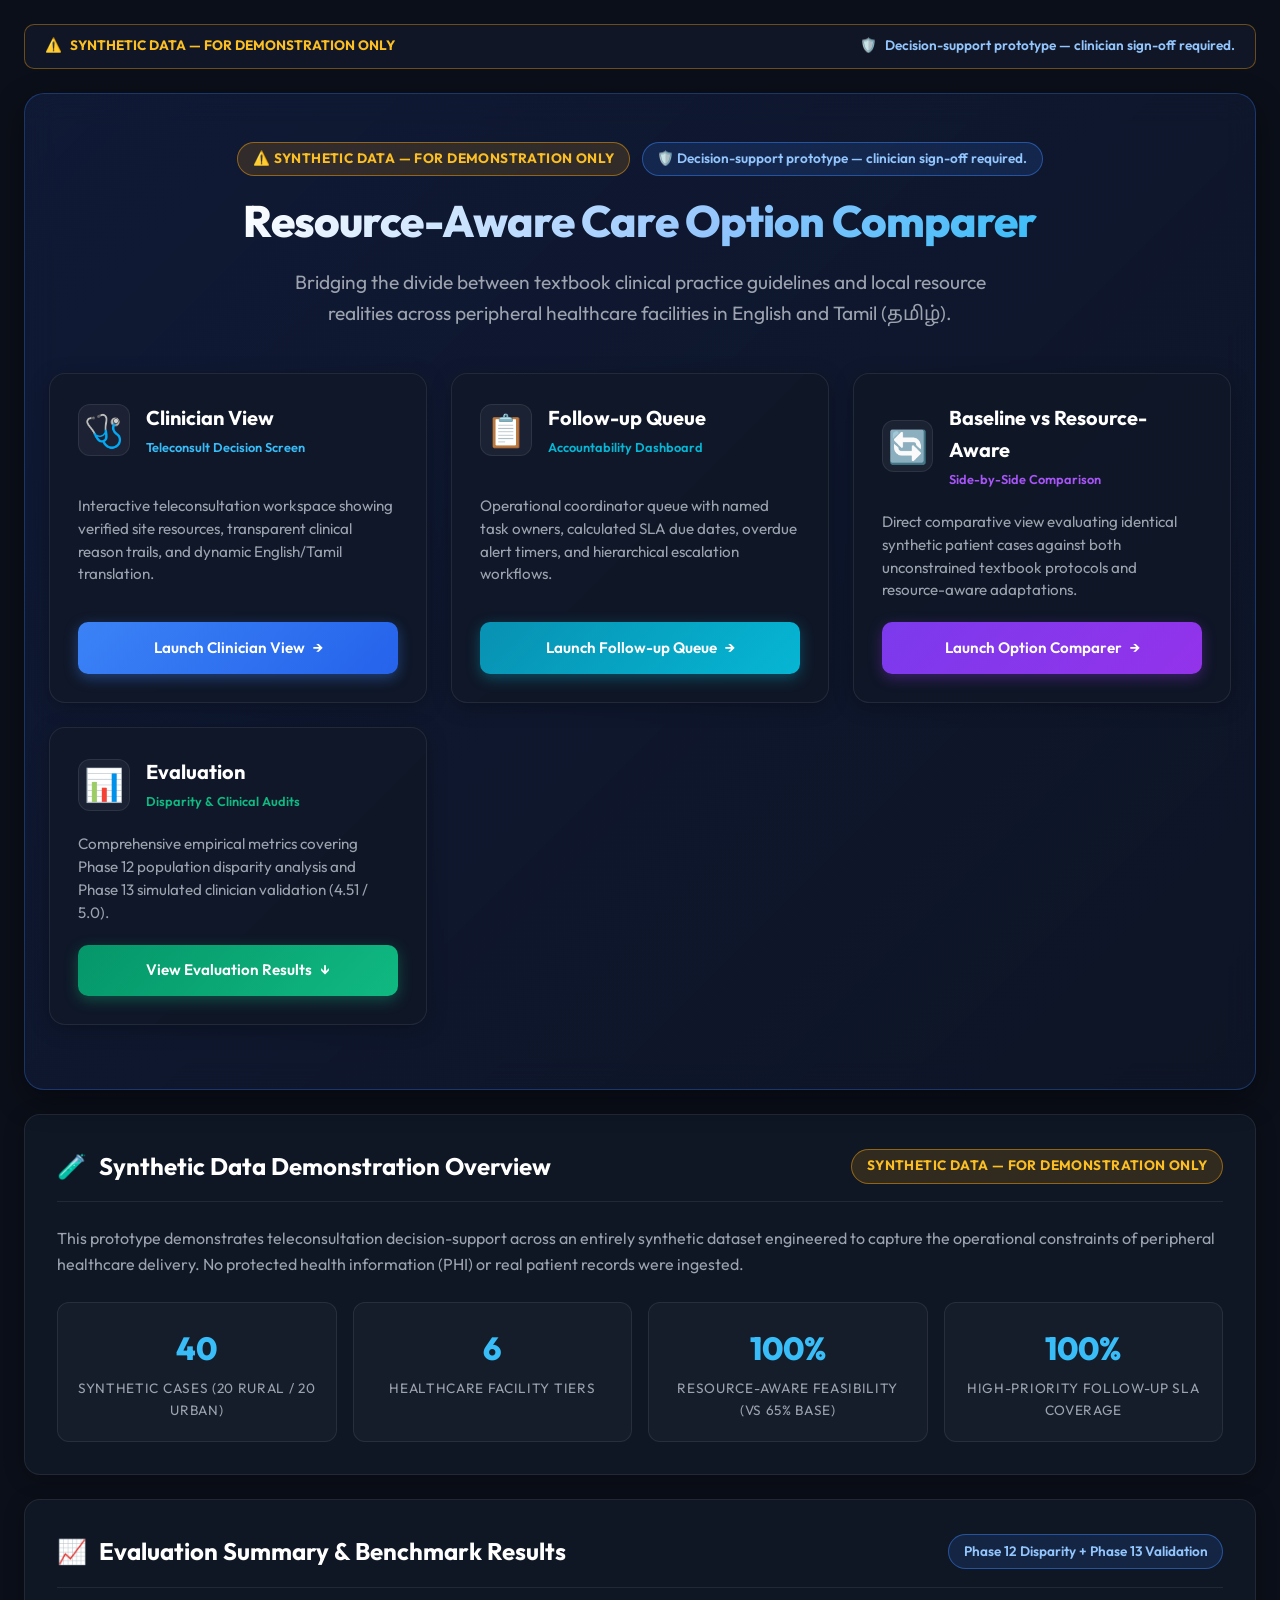
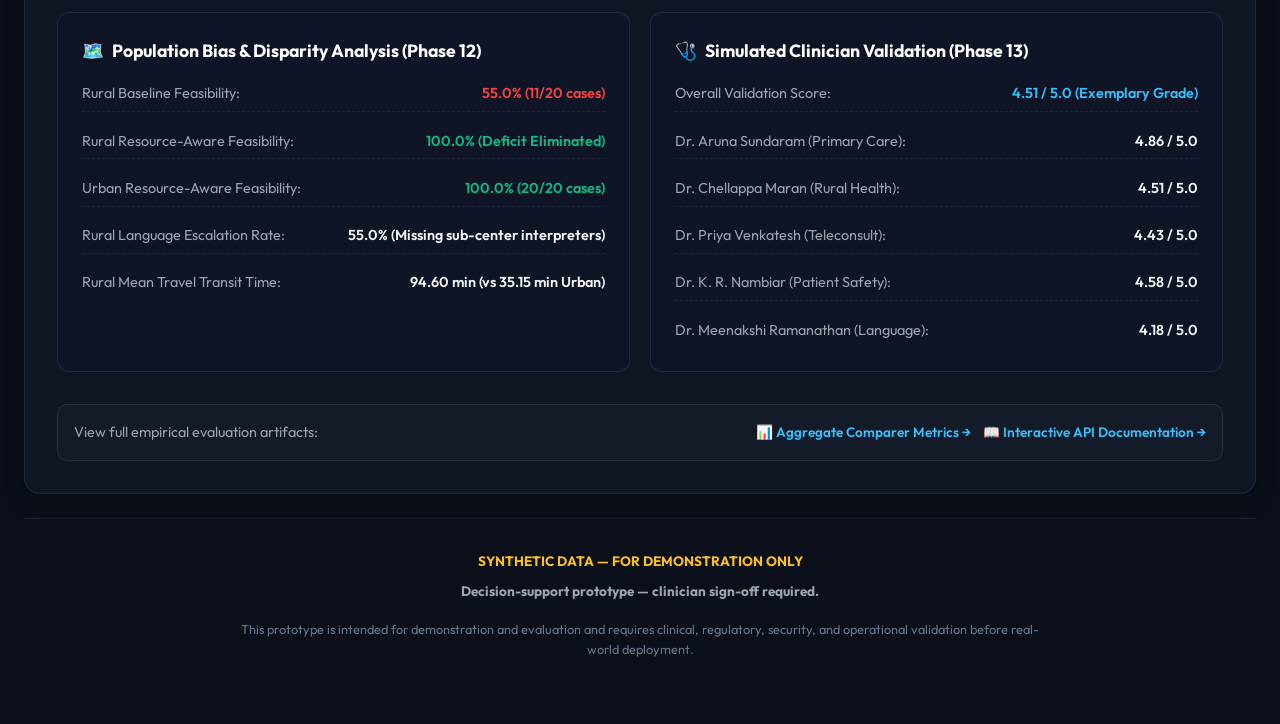
<file: ui/index.html>
<!DOCTYPE html>
<html lang="en">
<head>
  <meta charset="UTF-8" />
  <meta name="viewport" content="width=device-width, initial-scale=1.0" />
  <title>Resource-Aware Care Option Comparer — Main Demonstration</title>
  <meta name="description" content="Master demonstration landing page for the Resource-Aware Care Option Comparer teleconsultation decision-support prototype." />
  <link rel="preconnect" href="https://fonts.googleapis.com">
  <link rel="preconnect" href="https://fonts.gstatic.com" crossorigin>
  <link href="https://fonts.googleapis.com/css2?family=Inter:wght@300;400;500;600;700&family=Outfit:wght@500;600;700;800&family=Noto+Sans+Tamil:wght@400;500;600;700&display=swap" rel="stylesheet">
  <link rel="stylesheet" href="style.css" />
  <style>
    .landing-hero {
      text-align: center;
      padding: 3rem 1.5rem;
      background: linear-gradient(135deg, rgba(30, 58, 138, 0.25) 0%, rgba(15, 23, 42, 0.75) 100%);
      border: 1px solid var(--border-accent);
      border-radius: 20px;
      backdrop-filter: blur(16px);
      box-shadow: 0 10px 30px rgba(0, 0, 0, 0.4);
      display: flex;
      flex-direction: column;
      align-items: center;
      gap: 1.25rem;
    }

    .hero-badge-row {
      display: flex;
      flex-wrap: wrap;
      gap: 0.75rem;
      justify-content: center;
    }

    .warning-pill {
      background: rgba(245, 158, 11, 0.15);
      border: 1px solid rgba(245, 158, 11, 0.5);
      color: #fbbf24;
      padding: 0.35rem 0.9rem;
      border-radius: 9999px;
      font-size: 0.85rem;
      font-weight: 700;
      letter-spacing: 0.03em;
      display: inline-flex;
      align-items: center;
      gap: 0.5rem;
    }

    .governance-pill {
      background: rgba(59, 130, 246, 0.15);
      border: 1px solid rgba(59, 130, 246, 0.5);
      color: #93c5fd;
      padding: 0.35rem 0.9rem;
      border-radius: 9999px;
      font-size: 0.85rem;
      font-weight: 600;
      display: inline-flex;
      align-items: center;
      gap: 0.5rem;
    }

    .hero-title {
      font-size: 2.75rem;
      font-weight: 800;
      line-height: 1.15;
      background: linear-gradient(135deg, #ffffff 0%, #93c5fd 60%, #38bdf8 100%);
      -webkit-background-clip: text;
      -webkit-text-fill-color: transparent;
      max-width: 900px;
      margin: 0 auto;
    }

    .hero-subtitle {
      font-size: 1.2rem;
      color: var(--text-muted);
      max-width: 750px;
      line-height: 1.6;
      margin: 0 auto;
    }

    /* 4 Major Action Cards Grid */
    .action-grid {
      display: grid;
      grid-template-columns: repeat(auto-fit, minmax(280px, 1fr));
      gap: 1.5rem;
      margin: 1rem 0;
    }

    .action-card {
      background: var(--bg-card);
      border: 1px solid var(--border-color);
      border-radius: 16px;
      padding: 1.75rem;
      display: flex;
      flex-direction: column;
      justify-content: space-between;
      gap: 1.25rem;
      transition: var(--transition);
      position: relative;
      overflow: hidden;
      box-shadow: 0 4px 20px rgba(0, 0, 0, 0.25);
    }

    .action-card:hover {
      transform: translateY(-4px);
      border-color: var(--teal-accent);
      box-shadow: 0 12px 30px rgba(6, 182, 212, 0.15);
    }

    .action-card::before {
      content: '';
      position: absolute;
      top: 0;
      left: 0;
      right: 0;
      height: 4px;
      background: linear-gradient(90deg, var(--primary), var(--teal-accent));
      opacity: 0;
      transition: var(--transition);
    }

    .action-card:hover::before {
      opacity: 1;
    }

    .action-card-header {
      display: flex;
      align-items: center;
      gap: 1rem;
    }

    .action-icon {
      font-size: 2rem;
      background: rgba(255, 255, 255, 0.05);
      border-radius: 12px;
      width: 52px;
      height: 52px;
      display: flex;
      align-items: center;
      justify-content: center;
      border: 1px solid var(--border-color);
    }

    .action-title {
      font-size: 1.25rem;
      font-weight: 700;
      color: #ffffff;
    }

    .action-desc {
      color: var(--text-muted);
      font-size: 0.95rem;
      line-height: 1.5;
    }

    .action-btn {
      display: flex;
      align-items: center;
      justify-content: center;
      gap: 0.5rem;
      padding: 0.85rem 1.25rem;
      border-radius: 10px;
      font-weight: 600;
      text-decoration: none;
      font-size: 0.95rem;
      transition: var(--transition);
    }

    .btn-primary-action {
      background: linear-gradient(135deg, var(--primary) 0%, var(--primary-hover) 100%);
      color: #ffffff;
      box-shadow: 0 4px 14px rgba(59, 130, 246, 0.4);
    }

    .btn-primary-action:hover {
      background: linear-gradient(135deg, #2563eb 0%, #1d4ed8 100%);
      box-shadow: 0 6px 20px rgba(59, 130, 246, 0.6);
    }

    .btn-teal-action {
      background: linear-gradient(135deg, #0891b2 0%, #06b6d4 100%);
      color: #ffffff;
      box-shadow: 0 4px 14px rgba(6, 182, 212, 0.35);
    }

    .btn-teal-action:hover {
      background: linear-gradient(135deg, #0e7490 0%, #0891b2 100%);
      box-shadow: 0 6px 20px rgba(6, 182, 212, 0.55);
    }

    .btn-purple-action {
      background: linear-gradient(135deg, #7c3aed 0%, #9333ea 100%);
      color: #ffffff;
      box-shadow: 0 4px 14px rgba(147, 51, 234, 0.35);
    }

    .btn-purple-action:hover {
      background: linear-gradient(135deg, #6d28d9 0%, #7c3aed 100%);
      box-shadow: 0 6px 20px rgba(147, 51, 234, 0.55);
    }

    .btn-emerald-action {
      background: linear-gradient(135deg, #059669 0%, #10b981 100%);
      color: #ffffff;
      box-shadow: 0 4px 14px rgba(16, 185, 129, 0.35);
    }

    .btn-emerald-action:hover {
      background: linear-gradient(135deg, #047857 0%, #059669 100%);
      box-shadow: 0 6px 20px rgba(16, 185, 129, 0.55);
    }

    /* Demonstration Details Section */
    .demo-section {
      background: var(--bg-card);
      border: 1px solid var(--border-color);
      border-radius: 16px;
      padding: 2rem;
      box-shadow: 0 4px 20px rgba(0, 0, 0, 0.25);
      display: flex;
      flex-direction: column;
      gap: 1.5rem;
    }

    .section-header {
      display: flex;
      justify-content: space-between;
      align-items: center;
      flex-wrap: wrap;
      gap: 1rem;
      border-bottom: 1px solid var(--border-color);
      padding-bottom: 1rem;
    }

    .section-title-large {
      font-size: 1.5rem;
      font-weight: 700;
      color: #ffffff;
      display: flex;
      align-items: center;
      gap: 0.75rem;
    }

    .kpi-stat-row {
      display: grid;
      grid-template-columns: repeat(auto-fit, minmax(220px, 1fr));
      gap: 1rem;
    }

    .kpi-chip {
      background: rgba(255, 255, 255, 0.03);
      border: 1px solid var(--border-color);
      border-radius: 12px;
      padding: 1.25rem;
      text-align: center;
    }

    .kpi-num {
      font-size: 2rem;
      font-weight: 800;
      color: #38bdf8;
      font-family: 'Outfit', sans-serif;
    }

    .kpi-label {
      font-size: 0.85rem;
      color: var(--text-muted);
      margin-top: 0.25rem;
      text-transform: uppercase;
      letter-spacing: 0.05em;
    }

    /* Evaluation Summary Box */
    .eval-overview-grid {
      display: grid;
      grid-template-columns: repeat(auto-fit, minmax(320px, 1fr));
      gap: 1.25rem;
    }

    .eval-card {
      background: rgba(15, 23, 42, 0.6);
      border: 1px solid var(--border-color);
      border-radius: 12px;
      padding: 1.5rem;
      display: flex;
      flex-direction: column;
      gap: 0.75rem;
    }

    .eval-card-title {
      font-weight: 700;
      color: #ffffff;
      font-size: 1.1rem;
      display: flex;
      align-items: center;
      gap: 0.5rem;
    }

    .eval-row {
      display: flex;
      justify-content: space-between;
      font-size: 0.9rem;
      padding: 0.35rem 0;
      border-bottom: 1px dashed rgba(255, 255, 255, 0.06);
    }

    .eval-row:last-child {
      border-bottom: none;
    }

    .eval-key {
      color: var(--text-muted);
    }

    .eval-val {
      font-weight: 600;
      color: #f3f4f6;
    }

    /* Footer Disclaimers */
    .app-footer {
      text-align: center;
      padding: 2rem 1rem;
      color: var(--text-muted);
      font-size: 0.85rem;
      border-top: 1px solid var(--border-color);
      display: flex;
      flex-direction: column;
      gap: 0.5rem;
    }
  </style>
</head>
<body>
  <div class="app-container">

    <!-- Mandatory Global Governance Bar -->
    <div class="governance-bar" style="background: rgba(17, 24, 39, 0.95); border: 1px solid rgba(245, 158, 11, 0.4); border-radius: 10px; padding: 0.65rem 1.25rem; display: flex; justify-content: space-between; align-items: center; flex-wrap: wrap; gap: 0.5rem;">
      <div style="display: flex; align-items: center; gap: 0.5rem; font-weight: 700; color: #fbbf24; font-size: 0.85rem;">
        <span>⚠️</span>
        <span>SYNTHETIC DATA — FOR DEMONSTRATION ONLY</span>
      </div>
      <div style="display: flex; align-items: center; gap: 0.5rem; font-weight: 600; color: #93c5fd; font-size: 0.85rem;">
        <span>🛡️</span>
        <span>Decision-support prototype — clinician sign-off required.</span>
      </div>
    </div>

    <!-- Hero Section: Resource-Aware Care Option Comparer -->
    <header class="landing-hero" id="hero-section">
      <div class="hero-badge-row">
        <span class="warning-pill">⚠️ SYNTHETIC DATA — FOR DEMONSTRATION ONLY</span>
        <span class="governance-pill">🛡️ Decision-support prototype — clinician sign-off required.</span>
      </div>

      <h1 class="hero-title">Resource-Aware Care Option Comparer</h1>
      <p class="hero-subtitle">
        Bridging the divide between textbook clinical practice guidelines and local resource realities across peripheral healthcare facilities in English and Tamil (தமிழ்).
      </p>

      <!-- 4 Primary Navigation Action Buttons -->
      <div class="action-grid" style="width: 100%; margin-top: 1.5rem;">
        
        <!-- Button 1: Clinician View -->
        <article class="action-card">
          <div class="action-card-header">
            <div class="action-icon" aria-hidden="true">🩺</div>
            <div style="text-align: left;">
              <h2 class="action-title">Clinician View</h2>
              <span style="font-size: 0.8rem; color: #38bdf8; font-weight: 600;">Teleconsult Decision Screen</span>
            </div>
          </div>
          <p class="action-desc" style="text-align: left;">
            Interactive teleconsultation workspace showing verified site resources, transparent clinical reason trails, and dynamic English/Tamil translation.
          </p>
          <a href="/ui/clinician/index.html" class="action-btn btn-primary-action" id="btn-clinician-view">
            <span>Launch Clinician View</span>
            <span>→</span>
          </a>
        </article>

        <!-- Button 2: Follow-up Queue -->
        <article class="action-card">
          <div class="action-card-header">
            <div class="action-icon" aria-hidden="true">📋</div>
            <div style="text-align: left;">
              <h2 class="action-title">Follow-up Queue</h2>
              <span style="font-size: 0.8rem; color: #06b6d4; font-weight: 600;">Accountability Dashboard</span>
            </div>
          </div>
          <p class="action-desc" style="text-align: left;">
            Operational coordinator queue with named task owners, calculated SLA due dates, overdue alert timers, and hierarchical escalation workflows.
          </p>
          <a href="/ui/followup/index.html" class="action-btn btn-teal-action" id="btn-followup-queue">
            <span>Launch Follow-up Queue</span>
            <span>→</span>
          </a>
        </article>

        <!-- Button 3: Baseline vs Resource-Aware -->
        <article class="action-card">
          <div class="action-card-header">
            <div class="action-icon" aria-hidden="true">🔄</div>
            <div style="text-align: left;">
              <h2 class="action-title">Baseline vs Resource-Aware</h2>
              <span style="font-size: 0.8rem; color: #a855f7; font-weight: 600;">Side-by-Side Comparison</span>
            </div>
          </div>
          <p class="action-desc" style="text-align: left;">
            Direct comparative view evaluating identical synthetic patient cases against both unconstrained textbook protocols and resource-aware adaptations.
          </p>
          <a href="/ui/comparer/index.html" class="action-btn btn-purple-action" id="btn-option-comparer">
            <span>Launch Option Comparer</span>
            <span>→</span>
          </a>
        </article>

        <!-- Button 4: Evaluation -->
        <article class="action-card">
          <div class="action-card-header">
            <div class="action-icon" aria-hidden="true">📊</div>
            <div style="text-align: left;">
              <h2 class="action-title">Evaluation</h2>
              <span style="font-size: 0.8rem; color: #10b981; font-weight: 600;">Disparity & Clinical Audits</span>
            </div>
          </div>
          <p class="action-desc" style="text-align: left;">
            Comprehensive empirical metrics covering Phase 12 population disparity analysis and Phase 13 simulated clinician validation (4.51 / 5.0).
          </p>
          <a href="#evaluation-section" class="action-btn btn-emerald-action" id="btn-evaluation-view">
            <span>View Evaluation Results</span>
            <span>↓</span>
          </a>
        </article>

      </div>
    </header>

    <!-- Section 2: Synthetic Data Demonstration -->
    <section class="demo-section" id="synthetic-demo-section">
      <div class="section-header">
        <h2 class="section-title-large">
          <span>🧪</span>
          <span>Synthetic Data Demonstration Overview</span>
        </h2>
        <span class="warning-pill">SYNTHETIC DATA — FOR DEMONSTRATION ONLY</span>
      </div>

      <p style="color: var(--text-muted); line-height: 1.6;">
        This prototype demonstrates teleconsultation decision-support across an entirely synthetic dataset engineered to capture the operational constraints of peripheral healthcare delivery. No protected health information (PHI) or real patient records were ingested.
      </p>

      <!-- Key Performance Metrics Row -->
      <div class="kpi-stat-row">
        <div class="kpi-chip">
          <div class="kpi-num">40</div>
          <div class="kpi-label">Synthetic Cases (20 Rural / 20 Urban)</div>
        </div>
        <div class="kpi-chip">
          <div class="kpi-num">6</div>
          <div class="kpi-label">Healthcare Facility Tiers</div>
        </div>
        <div class="kpi-chip">
          <div class="kpi-num">100%</div>
          <div class="kpi-label">Resource-Aware Feasibility (vs 65% Base)</div>
        </div>
        <div class="kpi-chip">
          <div class="kpi-num">100%</div>
          <div class="kpi-label">High-Priority Follow-Up SLA Coverage</div>
        </div>
      </div>
    </section>

    <!-- Section 3: In-Depth Evaluation Results (Phase 12 & Phase 13) -->
    <section class="demo-section" id="evaluation-section">
      <div class="section-header">
        <h2 class="section-title-large">
          <span>📈</span>
          <span>Evaluation Summary & Benchmark Results</span>
        </h2>
        <span class="governance-pill">Phase 12 Disparity + Phase 13 Validation</span>
      </div>

      <div class="eval-overview-grid">
        
        <!-- Box 1: Geographic & Demographic Disparities (Phase 12) -->
        <div class="eval-card">
          <h3 class="eval-card-title">
            <span>🗺️</span>
            <span>Population Bias & Disparity Analysis (Phase 12)</span>
          </h3>
          <div class="eval-row">
            <span class="eval-key">Rural Baseline Feasibility:</span>
            <span class="eval-val" style="color: #ef4444;">55.0% (11/20 cases)</span>
          </div>
          <div class="eval-row">
            <span class="eval-key">Rural Resource-Aware Feasibility:</span>
            <span class="eval-val" style="color: #10b981;">100.0% (Deficit Eliminated)</span>
          </div>
          <div class="eval-row">
            <span class="eval-key">Urban Resource-Aware Feasibility:</span>
            <span class="eval-val" style="color: #10b981;">100.0% (20/20 cases)</span>
          </div>
          <div class="eval-row">
            <span class="eval-key">Rural Language Escalation Rate:</span>
            <span class="eval-val">55.0% (Missing sub-center interpreters)</span>
          </div>
          <div class="eval-row">
            <span class="eval-key">Rural Mean Travel Transit Time:</span>
            <span class="eval-val">94.60 min (vs 35.15 min Urban)</span>
          </div>
        </div>

        <!-- Box 2: Simulated Clinician Validation (Phase 13) -->
        <div class="eval-card">
          <h3 class="eval-card-title">
            <span>🩺</span>
            <span>Simulated Clinician Validation (Phase 13)</span>
          </h3>
          <div class="eval-row">
            <span class="eval-key">Overall Validation Score:</span>
            <span class="eval-val" style="color: #38bdf8;">4.51 / 5.0 (Exemplary Grade)</span>
          </div>
          <div class="eval-row">
            <span class="eval-key">Dr. Aruna Sundaram (Primary Care):</span>
            <span class="eval-val">4.86 / 5.0</span>
          </div>
          <div class="eval-row">
            <span class="eval-key">Dr. Chellappa Maran (Rural Health):</span>
            <span class="eval-val">4.51 / 5.0</span>
          </div>
          <div class="eval-row">
            <span class="eval-key">Dr. Priya Venkatesh (Teleconsult):</span>
            <span class="eval-val">4.43 / 5.0</span>
          </div>
          <div class="eval-row">
            <span class="eval-key">Dr. K. R. Nambiar (Patient Safety):</span>
            <span class="eval-val">4.58 / 5.0</span>
          </div>
          <div class="eval-row">
            <span class="eval-key">Dr. Meenakshi Ramanathan (Language):</span>
            <span class="eval-val">4.18 / 5.0</span>
          </div>
        </div>

      </div>

      <div style="background: rgba(255, 255, 255, 0.02); border: 1px solid var(--border-color); border-radius: 10px; padding: 1rem; margin-top: 0.5rem; display: flex; justify-content: space-between; align-items: center; flex-wrap: wrap; gap: 0.75rem;">
        <span style="font-size: 0.9rem; color: var(--text-muted);">View full empirical evaluation artifacts:</span>
        <div style="display: flex; gap: 0.75rem;">
          <a href="/ui/comparer/index.html" class="nav-link" style="color: #38bdf8; text-decoration: none; font-size: 0.85rem; font-weight: 600;">📊 Aggregate Comparer Metrics →</a>
          <a href="/docs" class="nav-link" style="color: #38bdf8; text-decoration: none; font-size: 0.85rem; font-weight: 600;">📖 Interactive API Documentation →</a>
        </div>
      </div>
    </section>

    <!-- Footer Disclaimers -->
    <footer class="app-footer">
      <div>
        <strong style="color: #fbbf24;">SYNTHETIC DATA — FOR DEMONSTRATION ONLY</strong>
      </div>
      <div>
        <strong>Decision-support prototype — clinician sign-off required.</strong>
      </div>
      <p style="max-width: 800px; margin: 0.5rem auto; font-size: 0.8rem; color: #64748b;">
        This prototype is intended for demonstration and evaluation and requires clinical, regulatory, security, and operational validation before real-world deployment.
      </p>
    </footer>

  </div>
</body>
</html>
</file>
<file: ui/style.css>
:root {
  --bg-primary: #0b0f19;
  --bg-surface: #111827;
  --bg-card: rgba(17, 24, 39, 0.85);
  --border-color: rgba(255, 255, 255, 0.08);
  --border-accent: rgba(59, 130, 246, 0.3);
  --text-main: #f3f4f6;
  --text-muted: #9ca3af;
  --primary: #3b82f6;
  --primary-hover: #2563eb;
  --teal-accent: #06b6d4;
  --success: #10b981;
  --warning: #f59e0b;
  --danger: #ef4444;
  --danger-glow: rgba(239, 68, 68, 0.25);
  --font-family: 'Outfit', 'Noto Sans Tamil', -apple-system, BlinkMacSystemFont, 'Segoe UI', Roboto, sans-serif;
  --transition: all 0.25s cubic-bezier(0.4, 0, 0.2, 1);
}

* {
  box-sizing: border-box;
  margin: 0;
  padding: 0;
}

body {
  background-color: var(--bg-primary);
  color: var(--text-main);
  font-family: var(--font-family);
  line-height: 1.6;
  min-height: 100vh;
  padding: 1.5rem;
}

.app-container {
  max-width: 1300px;
  margin: 0 auto;
  display: flex;
  flex-direction: column;
  gap: 1.5rem;
}

/* Header */
.app-header {
  display: flex;
  justify-content: space-between;
  align-items: center;
  flex-wrap: wrap;
  gap: 1rem;
  padding: 1.25rem 1.75rem;
  background: var(--bg-card);
  backdrop-filter: blur(12px);
  border: 1px solid var(--border-color);
  border-radius: 16px;
  box-shadow: 0 4px 20px rgba(0, 0, 0, 0.3);
}

.header-branding {
  display: flex;
  align-items: center;
  gap: 1rem;
}

.logo-badge {
  width: 44px;
  height: 44px;
  border-radius: 12px;
  background: linear-gradient(135deg, var(--primary), var(--teal-accent));
  color: white;
  display: flex;
  align-items: center;
  justify-content: center;
  font-weight: 700;
  font-size: 1.25rem;
  box-shadow: 0 4px 12px rgba(6, 182, 212, 0.35);
}

h1 {
  font-size: 1.5rem;
  font-weight: 700;
  letter-spacing: -0.02em;
  color: #fff;
}

.subtitle {
  font-size: 0.875rem;
  color: var(--text-muted);
}

/* Language Selector Group */
.lang-selector-card {
  display: flex;
  align-items: center;
  gap: 0.75rem;
  background: rgba(255, 255, 255, 0.04);
  padding: 0.375rem 0.5rem 0.375rem 0.875rem;
  border-radius: 12px;
  border: 1px solid var(--border-color);
}

.lang-label {
  font-size: 0.825rem;
  color: var(--text-muted);
  font-weight: 500;
}

.lang-toggle-group {
  display: flex;
  gap: 0.25rem;
}

.lang-btn {
  background: transparent;
  color: var(--text-muted);
  border: none;
  padding: 0.4rem 0.85rem;
  font-size: 0.875rem;
  font-weight: 600;
  border-radius: 8px;
  cursor: pointer;
  transition: var(--transition);
  font-family: var(--font-family);
}

.lang-btn:hover {
  color: #fff;
  background: rgba(255, 255, 255, 0.08);
}

.lang-btn.active {
  background: linear-gradient(135deg, var(--primary), var(--primary-hover));
  color: #fff;
  box-shadow: 0 2px 8px rgba(59, 130, 246, 0.4);
}

/* Governance Bar */
.governance-bar {
  display: flex;
  align-items: center;
  justify-content: center;
  gap: 0.75rem;
  padding: 0.625rem 1rem;
  background: rgba(59, 130, 246, 0.08);
  border: 1px solid rgba(59, 130, 246, 0.2);
  border-radius: 10px;
  font-size: 0.825rem;
  color: #93c5fd;
  text-align: center;
}

.bar-divider {
  opacity: 0.5;
}

/* Communication Safety Warning Banner */
.comm-warning-banner {
  display: flex;
  align-items: center;
  gap: 1rem;
  padding: 1rem 1.5rem;
  background: linear-gradient(135deg, rgba(239, 68, 68, 0.15), rgba(185, 28, 28, 0.25));
  border: 1.5px solid var(--danger);
  border-radius: 12px;
  box-shadow: 0 0 20px var(--danger-glow);
  animation: pulse-border 2s infinite ease-in-out;
}

@keyframes pulse-border {
  0%, 100% { border-color: var(--danger); }
  50% { border-color: #f87171; }
}

.comm-warning-banner.hidden {
  display: none;
}

.warning-icon {
  font-size: 1.75rem;
}

.warning-content h4 {
  color: #fca5a5;
  font-size: 1rem;
  font-weight: 700;
  margin-bottom: 0.25rem;
}

.warning-content p {
  color: #fee2e2;
  font-size: 0.875rem;
}

/* Dashboard Grid */
.dashboard-grid {
  display: grid;
  grid-template-columns: 360px 1fr;
  gap: 1.5rem;
}

@media (max-width: 992px) {
  .dashboard-grid {
    grid-template-columns: 1fr;
  }
}

/* Card Styles */
.card {
  background: var(--bg-card);
  backdrop-filter: blur(12px);
  border: 1px solid var(--border-color);
  border-radius: 16px;
  padding: 1.5rem;
  display: flex;
  flex-direction: column;
  gap: 1.25rem;
  box-shadow: 0 4px 20px rgba(0, 0, 0, 0.2);
}

.card-header {
  display: flex;
  justify-content: space-between;
  align-items: center;
}

.card-header h2 {
  font-size: 1.15rem;
  font-weight: 600;
  color: #fff;
}

/* Select Form */
.form-group {
  display: flex;
  flex-direction: column;
  gap: 0.5rem;
}

.form-group label {
  font-size: 0.85rem;
  color: var(--text-muted);
  font-weight: 500;
}

.custom-select {
  background: var(--bg-surface);
  color: #fff;
  border: 1px solid var(--border-color);
  border-radius: 10px;
  padding: 0.75rem 1rem;
  font-size: 0.9rem;
  font-family: var(--font-family);
  outline: none;
  transition: var(--transition);
}

.custom-select:focus {
  border-color: var(--primary);
  box-shadow: 0 0 0 3px rgba(59, 130, 246, 0.25);
}

/* Details Panel */
.details-panel {
  background: rgba(255, 255, 255, 0.02);
  border: 1px solid var(--border-color);
  border-radius: 10px;
  padding: 1rem;
  display: flex;
  flex-direction: column;
  gap: 0.65rem;
}

.details-panel.hidden {
  display: none;
}

.detail-row {
  display: flex;
  justify-content: space-between;
  align-items: center;
  font-size: 0.85rem;
}

.detail-key {
  color: var(--text-muted);
}

.detail-val {
  color: #fff;
  font-weight: 500;
}

/* Badges */
.badge {
  display: inline-block;
  padding: 0.25rem 0.65rem;
  border-radius: 9999px;
  font-size: 0.75rem;
  font-weight: 600;
  letter-spacing: 0.02em;
}

.badge-synthetic {
  background: rgba(139, 92, 246, 0.15);
  color: #c4b5fd;
  border: 1px solid rgba(139, 92, 246, 0.3);
}

.badge-supported {
  background: rgba(16, 185, 129, 0.15);
  color: #6ee7b7;
  border: 1px solid rgba(16, 185, 129, 0.3);
}

.badge-interpreter {
  background: rgba(245, 158, 11, 0.15);
  color: #fcd34d;
  border: 1px solid rgba(245, 158, 11, 0.3);
}

.badge-escalation {
  background: rgba(239, 68, 68, 0.15);
  color: #fca5a5;
  border: 1px solid rgba(239, 68, 68, 0.4);
}

/* Buttons */
.btn {
  display: inline-flex;
  align-items: center;
  justify-content: center;
  gap: 0.5rem;
  padding: 0.85rem 1.5rem;
  border-radius: 10px;
  font-size: 0.95rem;
  font-weight: 600;
  border: none;
  cursor: pointer;
  transition: var(--transition);
  font-family: var(--font-family);
}

.btn-primary {
  background: linear-gradient(135deg, var(--primary), var(--primary-hover));
  color: #fff;
  box-shadow: 0 4px 14px rgba(59, 130, 246, 0.35);
}

.btn-primary:hover:not(:disabled) {
  transform: translateY(-1px);
  box-shadow: 0 6px 20px rgba(59, 130, 246, 0.45);
}

.btn-primary:disabled {
  opacity: 0.4;
  cursor: not-allowed;
}

.btn-sm {
  padding: 0.4rem 0.85rem;
  font-size: 0.825rem;
}

.btn-secondary {
  background: rgba(255, 255, 255, 0.05);
  color: #e5e7eb;
  border: 1px solid var(--border-color);
}

.btn-secondary:hover {
  background: rgba(255, 255, 255, 0.1);
}

/* Comparison Cards */
.comparison-row {
  display: grid;
  grid-template-columns: 1fr 1fr;
  gap: 1rem;
}

@media (max-width: 768px) {
  .comparison-row {
    grid-template-columns: 1fr;
  }
}

.care-box {
  background: rgba(255, 255, 255, 0.02);
  border: 1px solid var(--border-color);
  border-radius: 12px;
  padding: 1.25rem;
  display: flex;
  flex-direction: column;
  gap: 0.75rem;
  position: relative;
}

.textbook-box {
  border-left: 4px solid var(--teal-accent);
}

.resource-box {
  border-left: 4px solid var(--primary);
  background: rgba(59, 130, 246, 0.03);
}

.box-tag {
  font-size: 0.7rem;
  font-weight: 700;
  letter-spacing: 0.05em;
  color: var(--text-muted);
}

.care-box h3 {
  font-size: 1rem;
  font-weight: 600;
  color: #fff;
}

.recommendation-body {
  font-size: 0.9rem;
  color: #d1d5db;
  line-height: 1.5;
}

/* Reason Trail Section */
.reason-trail-section {
  display: flex;
  flex-direction: column;
  gap: 0.75rem;
  margin-top: 0.5rem;
}

.section-subhead {
  display: flex;
  justify-content: space-between;
  align-items: center;
}

.section-subhead h3 {
  font-size: 0.95rem;
  font-weight: 600;
  color: #fff;
}

.subhead-meta {
  font-size: 0.75rem;
  color: var(--teal-accent);
}

.reason-trail-list {
  background: rgba(0, 0, 0, 0.25);
  border: 1px solid var(--border-color);
  border-radius: 10px;
  padding: 1rem 1rem 1rem 2rem;
  display: flex;
  flex-direction: column;
  gap: 0.5rem;
  max-height: 240px;
  overflow-y: auto;
}

.reason-trail-list li {
  font-size: 0.85rem;
  color: #d1d5db;
  line-height: 1.5;
}

.trail-placeholder {
  list-style: none;
  margin-left: -1rem;
  color: var(--text-muted);
  font-style: italic;
}

/* Tables */
.table-responsive {
  overflow-x: auto;
}

.data-table {
  width: 100%;
  border-collapse: collapse;
  font-size: 0.85rem;
  text-align: left;
}

.data-table th {
  background: rgba(255, 255, 255, 0.03);
  padding: 0.75rem 1rem;
  color: var(--text-muted);
  font-weight: 600;
  border-bottom: 1px solid var(--border-color);
}

.data-table td {
  padding: 0.85rem 1rem;
  border-bottom: 1px solid var(--border-color);
  color: #e5e7eb;
}

.data-table tr:hover td {
  background: rgba(255, 255, 255, 0.015);
}

.text-center {
  text-align: center;
}

/* Footer */
.app-footer {
  text-align: center;
  font-size: 0.75rem;
  color: var(--text-muted);
  padding: 1rem 0;
}
</file>
